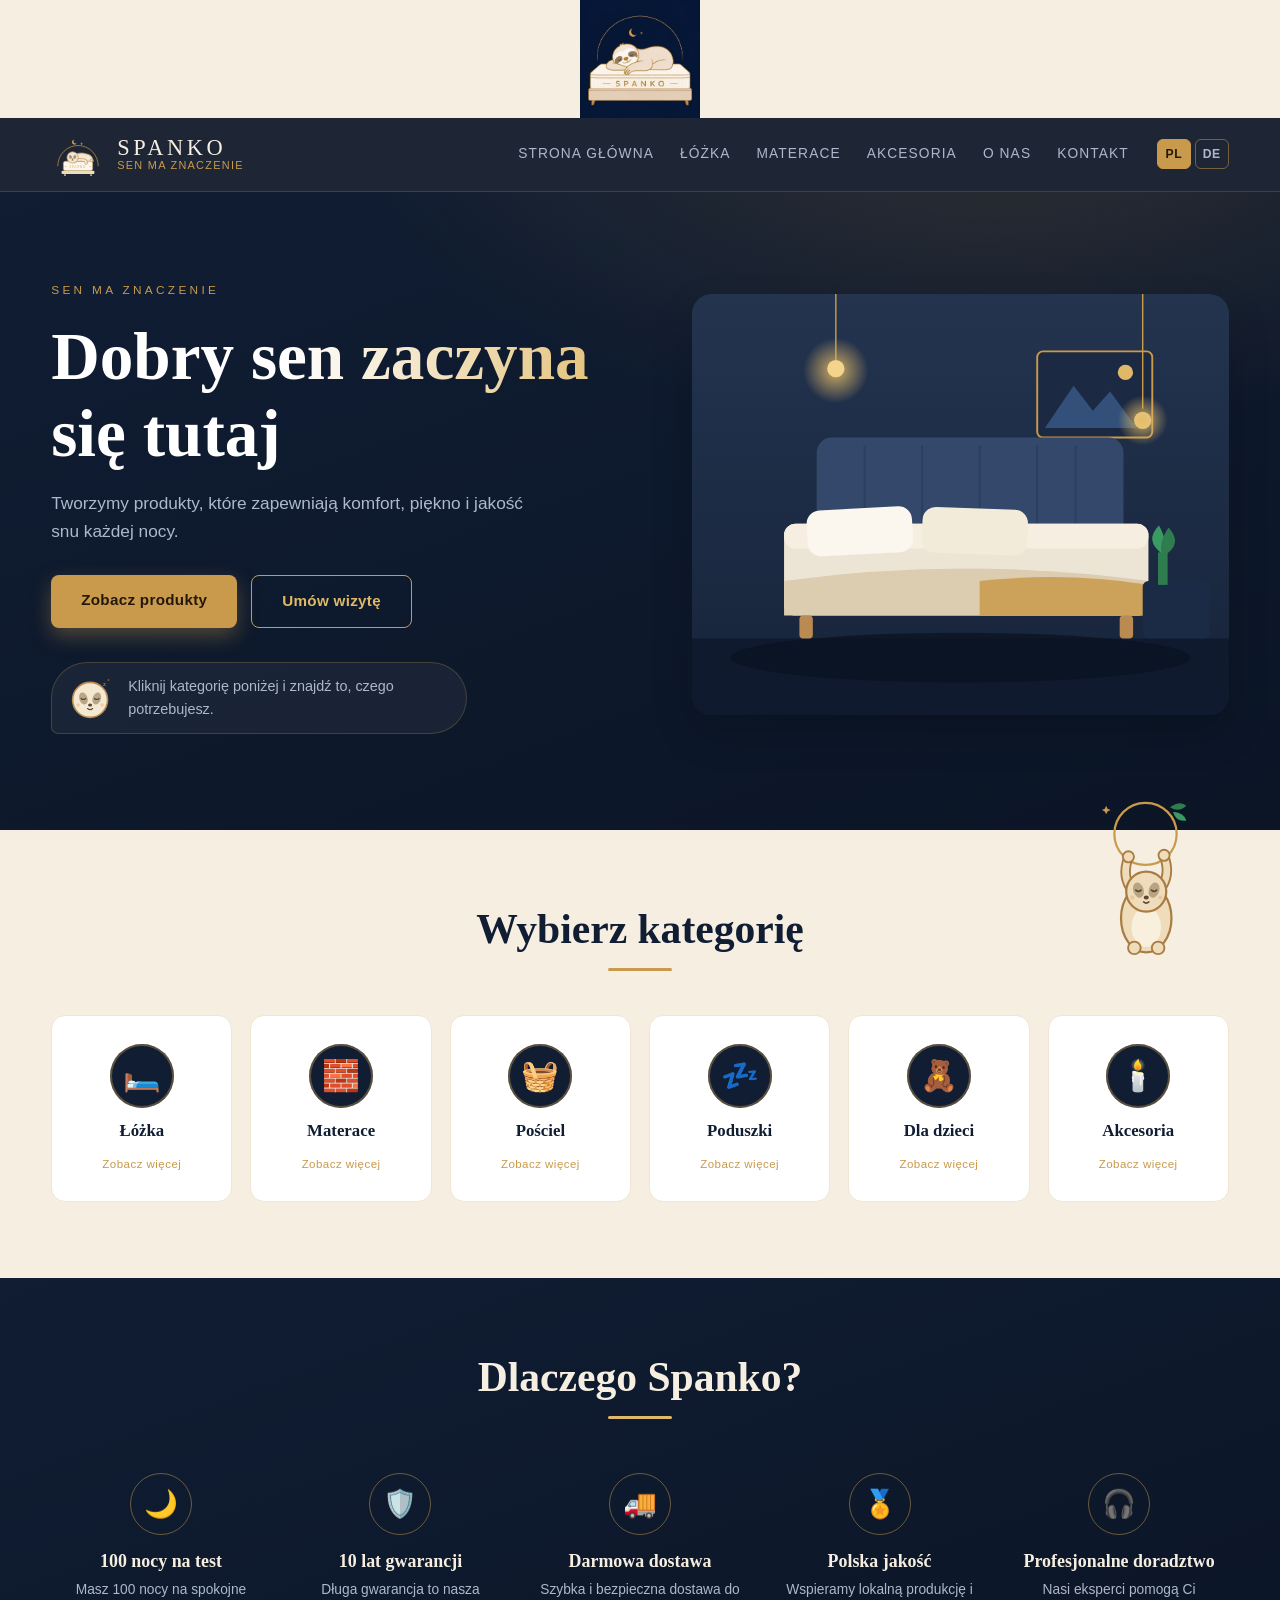
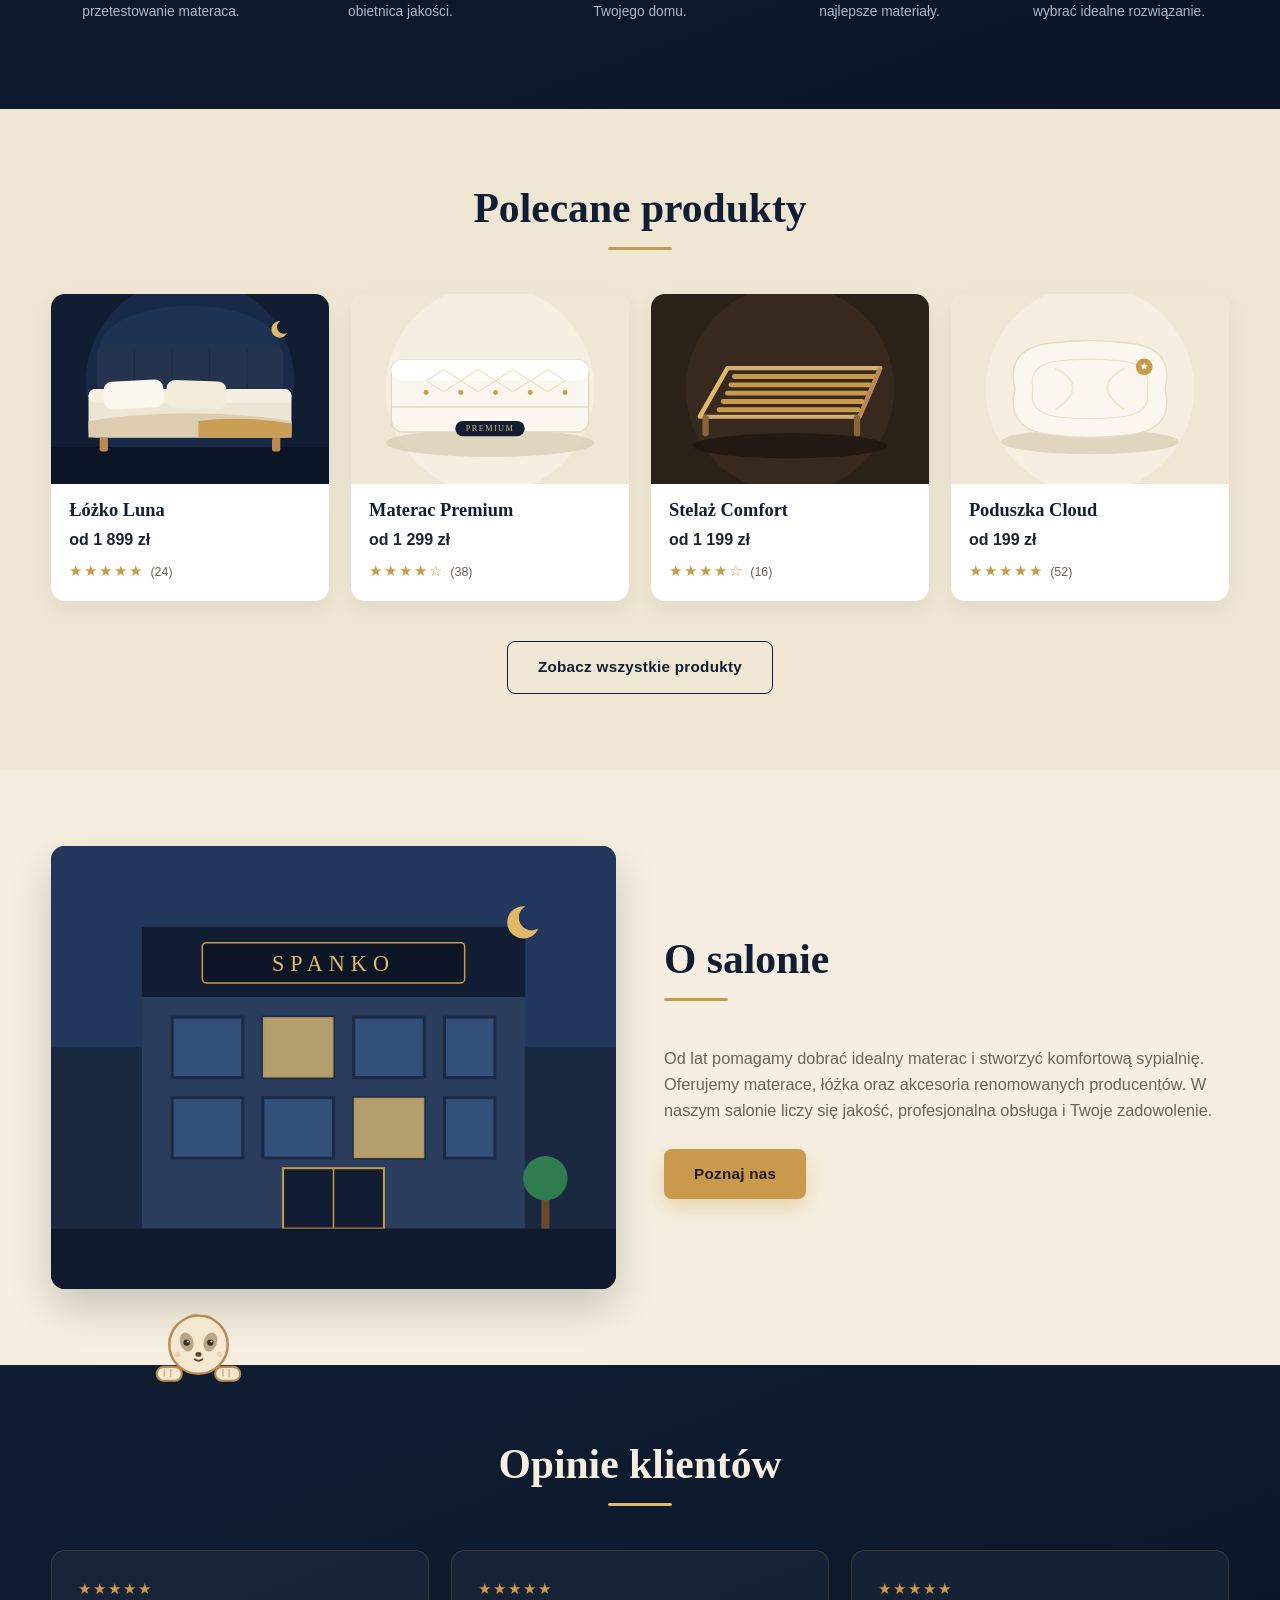
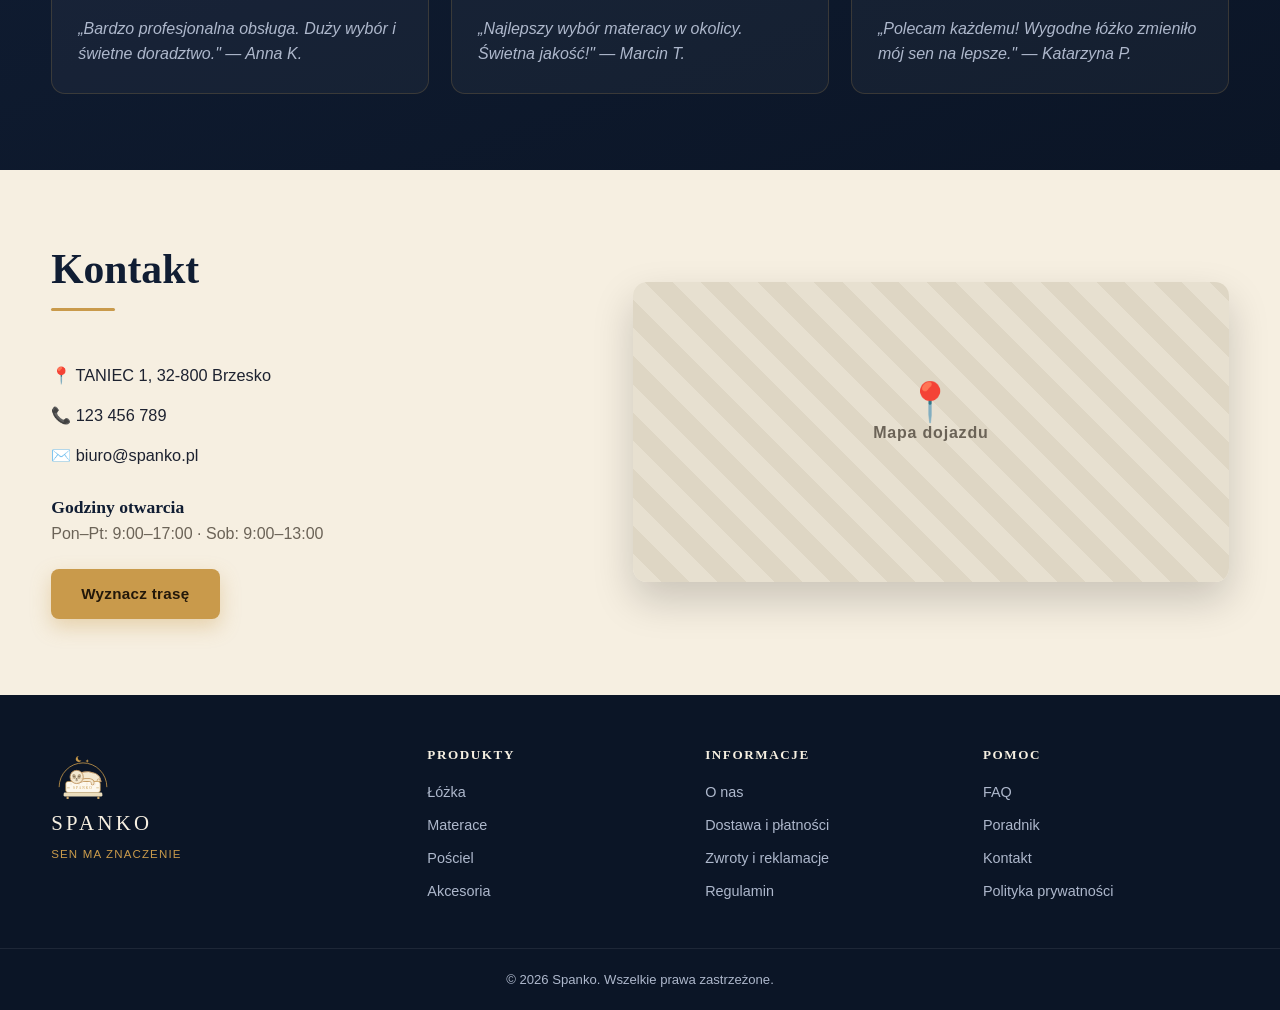
<file: site/index.html>
<!doctype html>
<html lang="pl">
<head>
  <meta charset="utf-8">
  <meta name="viewport" content="width=device-width, initial-scale=1">
  <title>Spanko — Sen ma znaczenie</title>
  <link rel="stylesheet" href="styles.css">
  <link rel="icon" href="assets/logo.svg">
</head>
<body>

  <!-- ============ HEADER ============ -->
  <div class="top-logo"><img src="assets/uploads/1783690159629-att.B6vNlMGpfzaK9pRUnaKUEGFkntbehYzUmT0E.jpg" alt="Logo" style="display:block;margin:auto;width:120px;"></div>
<header class="site-header">
    <div class="container header-inner">
      <a class="brand" href="#top">
        <span class="brand-mark" data-logo></span>
        <span class="brand-text">
          <span class="brand-name">SPANKO</span>
          <span class="brand-slogan" data-i18n="hero_tag">Sen ma znaczenie</span>
        </span>
      </a>
      <nav class="main-nav">
        <a href="#top" data-i18n="nav_home">Strona główna</a>
        <a href="#kategorie" data-i18n="nav_beds">Łóżka</a>
        <a href="#kategorie" data-i18n="nav_mattresses">Materace</a>
        <a href="#kategorie" data-i18n="nav_accessories">Akcesoria</a>
        <a href="#o-nas" data-i18n="nav_about">O nas</a>
        <a href="#kontakt" data-i18n="nav_contact">Kontakt</a>
      </nav>
      <div class="lang-switch">
        <button data-lang-btn="pl">PL</button>
        <button data-lang-btn="de">DE</button>
      </div>
    </div>
  </header>

  <main id="top">

    <!-- ============ HERO ============ -->
    <section class="hero">
      <div class="container hero-inner">
        <div class="hero-copy">
          <span class="eyebrow" data-i18n="hero_tag">Sen ma znaczenie</span>
          <h1 data-i18n="hero_title">Dobry sen zaczyna się tutaj</h1>
          <p data-i18n="hero_sub">Tworzymy produkty, które zapewniają komfort, piękno i jakość snu każdej nocy.</p>
          <div class="hero-actions">
            <a class="btn btn-gold" href="#kategorie" data-i18n="cta_products">Zobacz produkty</a>
            <a class="btn btn-outline" href="#kontakt" data-i18n="cta_visit">Umów wizytę</a>
          </div>
          <div class="hero-bubble">
            <img class="bubble-mark" src="assets/sloth-face.svg" alt="">

            <p data-i18n="hero_bubble">Kliknij kategorię poniżej i znajdź to, czego potrzebujesz.</p>
          </div>
        </div>
        <div class="hero-visual">
          <img class="hero-img" src="assets/hero-bedroom.svg" alt="Sypialnia Spanko">
        </div>
      </div>
    </section>

    <!-- ============ CATEGORIES ============ -->
    <section class="section categories" id="kategorie">
      <img class="sloth-hang" src="assets/sloth-hang.svg" alt="" aria-hidden="true">
      <div class="container">
        <h2 class="section-title" data-i18n="cat_heading">Wybierz kategorię</h2>
        <div class="cat-grid">
          <a class="cat-card" href="#">
            <span class="cat-icon">🛏️</span>
            <span class="cat-name" data-i18n="cat_beds">Łóżka</span>
            <span class="cat-more" data-i18n="cat_more">Zobacz więcej</span>
          </a>
          <a class="cat-card" href="#">
            <span class="cat-icon">🧱</span>
            <span class="cat-name" data-i18n="cat_mattresses">Materace</span>
            <span class="cat-more" data-i18n="cat_more">Zobacz więcej</span>
          </a>
          <a class="cat-card" href="#">
            <span class="cat-icon">🧺</span>
            <span class="cat-name" data-i18n="cat_bedding">Pościel</span>
            <span class="cat-more" data-i18n="cat_more">Zobacz więcej</span>
          </a>
          <a class="cat-card" href="#">
            <span class="cat-icon">💤</span>
            <span class="cat-name" data-i18n="cat_pillows">Poduszki</span>
            <span class="cat-more" data-i18n="cat_more">Zobacz więcej</span>
          </a>
          <a class="cat-card" href="#">
            <span class="cat-icon">🧸</span>
            <span class="cat-name" data-i18n="cat_kids">Dla dzieci</span>
            <span class="cat-more" data-i18n="cat_more">Zobacz więcej</span>
          </a>
          <a class="cat-card" href="#">
            <span class="cat-icon">🕯️</span>
            <span class="cat-name" data-i18n="cat_accessories">Akcesoria</span>
            <span class="cat-more" data-i18n="cat_more">Zobacz więcej</span>
          </a>
        </div>
      </div>
    </section>

    <!-- ============ BENEFITS ============ -->
    <section class="section benefits">
      <div class="container">
        <h2 class="section-title light" data-i18n="ben_heading">Dlaczego Spanko?</h2>
        <div class="ben-grid">
          <div class="ben-item">
            <span class="ben-icon">🌙</span>
            <h3 data-i18n="ben_test_t">100 nocy na test</h3>
            <p data-i18n="ben_test_d">Masz 100 nocy na spokojne przetestowanie materaca.</p>
          </div>
          <div class="ben-item">
            <span class="ben-icon">🛡️</span>
            <h3 data-i18n="ben_warranty_t">10 lat gwarancji</h3>
            <p data-i18n="ben_warranty_d">Długa gwarancja to nasza obietnica jakości.</p>
          </div>
          <div class="ben-item">
            <span class="ben-icon">🚚</span>
            <h3 data-i18n="ben_delivery_t">Darmowa dostawa</h3>
            <p data-i18n="ben_delivery_d">Szybka i bezpieczna dostawa do Twojego domu.</p>
          </div>
          <div class="ben-item">
            <span class="ben-icon">🏅</span>
            <h3 data-i18n="ben_quality_t">Polska jakość</h3>
            <p data-i18n="ben_quality_d">Wspieramy lokalną produkcję i najlepsze materiały.</p>
          </div>
          <div class="ben-item">
            <span class="ben-icon">🎧</span>
            <h3 data-i18n="ben_advice_t">Profesjonalne doradztwo</h3>
            <p data-i18n="ben_advice_d">Nasi eksperci pomogą Ci wybrać idealne rozwiązanie.</p>
          </div>
        </div>
      </div>
    </section>

    <!-- ============ PRODUCTS ============ -->
    <section class="section products">
      <div class="container">
        <h2 class="section-title" data-i18n="prod_heading">Polecane produkty</h2>
        <div class="prod-grid">
          <article class="prod-card">
            <img class="prod-img" src="assets/bed-luna.svg" alt="Łóżko Luna" loading="lazy">
            <h3 data-i18n="prod_bed">Łóżko Luna</h3>
            <p class="prod-price"><span data-i18n="prod_from">od</span> 1 899 zł</p>
            <p class="stars">★★★★★ <span class="stars-count">(24)</span></p>
          </article>
          <article class="prod-card">
            <img class="prod-img" src="assets/mattress.svg" alt="Materac Premium" loading="lazy">
            <h3 data-i18n="prod_mattress">Materac Premium</h3>
            <p class="prod-price"><span data-i18n="prod_from">od</span> 1 299 zł</p>
            <p class="stars">★★★★☆ <span class="stars-count">(38)</span></p>
          </article>
          <article class="prod-card">
            <img class="prod-img" src="assets/frame.svg" alt="Stelaż Comfort" loading="lazy">
            <h3 data-i18n="prod_frame">Stelaż Comfort</h3>
            <p class="prod-price"><span data-i18n="prod_from">od</span> 1 199 zł</p>
            <p class="stars">★★★★☆ <span class="stars-count">(16)</span></p>
          </article>
          <article class="prod-card">
            <img class="prod-img" src="assets/pillow.svg" alt="Poduszka Cloud" loading="lazy">
            <h3 data-i18n="prod_pillow">Poduszka Cloud</h3>
            <p class="prod-price"><span data-i18n="prod_from">od</span> 199 zł</p>
            <p class="stars">★★★★★ <span class="stars-count">(52)</span></p>
          </article>
        </div>
        <div class="center">
          <a class="btn btn-outline-dark" href="#" data-i18n="prod_all">Zobacz wszystkie produkty</a>
        </div>
      </div>
    </section>

    <!-- ============ ABOUT ============ -->
    <section class="section about" id="o-nas">
      <div class="container about-inner">
        <img class="about-img" src="assets/salon.svg" alt="Salon Spanko">

        <div class="about-copy">
          <h2 class="section-title" data-i18n="about_heading">O salonie</h2>
          <p data-i18n="about_text">Od lat pomagamy dobrać idealny materac i stworzyć komfortową sypialnię. Oferujemy materace, łóżka oraz akcesoria renomowanych producentów. W naszym salonie liczy się jakość, profesjonalna obsługa i Twoje zadowolenie.</p>
          <a class="btn btn-gold" href="#kontakt" data-i18n="about_cta">Poznaj nas</a>
        </div>
      </div>
    </section>

    <!-- ============ TESTIMONIALS ============ -->
    <section class="section testimonials">
      <img class="sloth-peek" src="assets/sloth-peek.svg" alt="" aria-hidden="true">
      <div class="container">
        <h2 class="section-title light" data-i18n="rev_heading">Opinie klientów</h2>
        <div class="rev-grid">
          <blockquote class="rev-card">
            <p class="stars">★★★★★</p>
            <p data-i18n="rev_1">„Bardzo profesjonalna obsługa. Duży wybór i świetne doradztwo." — Anna K.</p>
          </blockquote>
          <blockquote class="rev-card">
            <p class="stars">★★★★★</p>
            <p data-i18n="rev_2">„Najlepszy wybór materacy w okolicy. Świetna jakość!" — Marcin T.</p>
          </blockquote>
          <blockquote class="rev-card">
            <p class="stars">★★★★★</p>
            <p data-i18n="rev_3">„Polecam każdemu! Wygodne łóżko zmieniło mój sen na lepsze." — Katarzyna P.</p>
          </blockquote>
        </div>
      </div>
    </section>

    <!-- ============ CONTACT ============ -->
    <section class="section contact" id="kontakt">
      <div class="container contact-inner">
        <div class="contact-copy">
          <h2 class="section-title" data-i18n="con_heading">Kontakt</h2>
          <ul class="contact-list">
            <li>📍 <span data-i18n="con_address">TANIEC 1, 32-800 Brzesko</span></li>
            <li>📞 123 456 789</li>
            <li>✉️ biuro@spanko.pl</li>
          </ul>
          <h3 class="contact-hours-t" data-i18n="con_hours_t">Godziny otwarcia</h3>
          <p data-i18n="con_hours">Pon–Pt: 9:00–17:00 · Sob: 9:00–13:00</p>
          <a class="btn btn-gold" href="#" data-i18n="con_route">Wyznacz trasę</a>
        </div>
        <div class="contact-map" aria-hidden="true">
          <span data-i18n="con_map">Mapa dojazdu</span>
        </div>
      </div>
    </section>

  </main>

  <!-- ============ FOOTER ============ -->
  <footer class="site-footer">
    <div class="container footer-inner">
      <div class="footer-brand">
        <span class="brand-mark" data-logo></span>
        <span class="brand-name">SPANKO</span>
        <span class="brand-slogan" data-i18n="hero_tag">Sen ma znaczenie</span>
      </div>
      <div class="footer-col">
        <h4 data-i18n="foot_products">Produkty</h4>
        <a href="#" data-i18n="cat_beds">Łóżka</a>
        <a href="#" data-i18n="cat_mattresses">Materace</a>
        <a href="#" data-i18n="cat_bedding">Pościel</a>
        <a href="#" data-i18n="cat_accessories">Akcesoria</a>
      </div>
      <div class="footer-col">
        <h4 data-i18n="foot_info">Informacje</h4>
        <a href="#o-nas" data-i18n="foot_about">O nas</a>
        <a href="#" data-i18n="foot_delivery">Dostawa i płatności</a>
        <a href="#" data-i18n="foot_returns">Zwroty i reklamacje</a>
        <a href="#" data-i18n="foot_terms">Regulamin</a>
      </div>
      <div class="footer-col">
        <h4 data-i18n="foot_help">Pomoc</h4>
        <a href="#" data-i18n="foot_faq">FAQ</a>
        <a href="#" data-i18n="foot_guide">Poradnik</a>
        <a href="#kontakt" data-i18n="nav_contact">Kontakt</a>
        <a href="#" data-i18n="foot_privacy">Polityka prywatności</a>
      </div>
    </div>
    <div class="footer-bottom">
      <span data-i18n="foot_rights">© 2026 Spanko. Wszelkie prawa zastrzeżone.</span>
    </div>
  </footer>

  <script src="i18n.js"></script>
  <script src="chat-config.js"></script>
  <script src="chat-widget.js"></script>
  <script src="sloth-buddy.js"></script>
  <script>
    // inline the logo SVG into every [data-logo] slot
    fetch('assets/logo.svg').then(r => r.text()).then(svg => {
      document.querySelectorAll('[data-logo]').forEach(el => { el.innerHTML = svg; });
    });
  </script>
</body>
</html>
</file>
<file: site/styles.css>
/* ============ TOKENS ============ */
:root {
  --navy: #101d33;
  --navy-deep: #0b1526;
  --navy-soft: #182a48;
  --gold: #c99a4b;
  --gold-light: #e0b968;
  --cream: #f6efe1;
  --cream-2: #efe6d3;
  --ink: #1d2230;
  --text-dark: #e9ecf3;
  --text-muted-dark: #aeb8cc;
  --text-muted-light: #6b6357;
  --radius: 14px;
  --shadow: 0 18px 40px rgba(0, 0, 0, .18);
  --serif: "Cormorant Garamond", Georgia, "Times New Roman", serif;
  --sans: -apple-system, BlinkMacSystemFont, "Segoe UI", Roboto, Helvetica, Arial, sans-serif;
}

* { box-sizing: border-box; margin: 0; padding: 0; }

html { scroll-behavior: smooth; }

body {
  font-family: var(--sans);
  color: var(--ink);
  background: var(--cream);
  line-height: 1.6;
  -webkit-font-smoothing: antialiased;
}

.container { width: min(1200px, 92%); margin: 0 auto; }
.center { text-align: center; }

h1, h2, h3, h4 { font-family: var(--serif); font-weight: 600; line-height: 1.15; }

.section { padding: 76px 0; }

.section-title {
  font-size: clamp(1.8rem, 3.6vw, 2.6rem);
  text-align: center;
  margin-bottom: 44px;
  color: var(--navy);
  position: relative;
}
.section-title::after {
  content: ""; display: block; width: 64px; height: 3px;
  background: var(--gold); margin: 14px auto 0; border-radius: 3px;
}
.section-title.light { color: var(--cream); }
.section-title.light::after { background: var(--gold-light); }

/* ============ BUTTONS ============ */
.btn {
  display: inline-block; padding: 13px 30px; border-radius: 8px;
  font-weight: 600; text-decoration: none; letter-spacing: .02em;
  font-size: .95rem; cursor: pointer; transition: transform .15s ease, box-shadow .15s ease, background .15s ease;
}
.btn:hover { transform: translateY(-2px); }
.btn-gold { background: var(--gold); color: #23180a; box-shadow: 0 8px 20px rgba(201, 154, 75, .35); }
.btn-gold:hover { background: var(--gold-light); }
.btn-outline { border: 1.5px solid var(--gold); color: var(--gold-light); background: transparent; }
.btn-outline:hover { background: rgba(201, 154, 75, .12); }
.btn-outline-dark { border: 1.5px solid var(--navy); color: var(--navy); background: transparent; }
.btn-outline-dark:hover { background: var(--navy); color: var(--cream); }

/* ============ HEADER ============ */
.site-header {
  position: sticky; top: 0; z-index: 50;
  background: rgba(11, 21, 38, .92);
  backdrop-filter: blur(8px);
  border-bottom: 1px solid rgba(201, 154, 75, .22);
}
.header-inner { display: flex; align-items: center; gap: 28px; padding: 14px 0; }
.brand { display: flex; align-items: center; gap: 12px; text-decoration: none; }
.brand-mark { width: 54px; height: 45px; color: var(--gold); display: inline-flex; }
.brand-mark svg { width: 100%; height: 100%; }
.brand-text { display: flex; flex-direction: column; line-height: 1.1; }
.brand-name { font-family: var(--serif); font-size: 1.4rem; letter-spacing: .16em; color: var(--cream); }
.brand-slogan { font-size: .68rem; letter-spacing: .12em; color: var(--gold); text-transform: uppercase; }
.main-nav { margin-left: auto; display: flex; gap: 26px; flex-wrap: wrap; }
.main-nav a {
  color: var(--text-muted-dark); text-decoration: none; font-size: .86rem;
  letter-spacing: .08em; text-transform: uppercase; transition: color .15s;
}
.main-nav a:hover { color: var(--gold-light); }
.lang-switch { display: flex; gap: 4px; }
.lang-switch button {
  border: 1px solid rgba(201, 154, 75, .5); background: transparent; color: var(--text-muted-dark);
  width: 34px; height: 30px; border-radius: 6px; font-size: .76rem; font-weight: 700; cursor: pointer;
  letter-spacing: .05em; transition: all .15s;
}
.lang-switch button.active { background: var(--gold); color: #23180a; border-color: var(--gold); }

/* ============ HERO ============ */
.hero {
  background:
    radial-gradient(1100px 500px at 78% -10%, rgba(201,154,75,.16), transparent 60%),
    linear-gradient(160deg, var(--navy) 0%, var(--navy-deep) 100%);
  color: var(--text-dark);
  padding: 84px 0 96px;
  overflow: hidden;
}
.hero-inner { display: grid; grid-template-columns: 1.05fr .95fr; gap: 48px; align-items: center; }
.eyebrow {
  display: inline-block; text-transform: uppercase; letter-spacing: .28em;
  font-size: .74rem; color: var(--gold); margin-bottom: 18px;
}
.hero-copy h1 { font-size: clamp(2.6rem, 5.4vw, 4.2rem); margin-bottom: 18px; }
.hero-copy h1 { background: linear-gradient(90deg, #fff 40%, var(--gold-light)); -webkit-background-clip: text; background-clip: text; color: transparent; }
.hero-copy > p { color: var(--text-muted-dark); font-size: 1.08rem; max-width: 30rem; margin-bottom: 30px; }
.hero-actions { display: flex; gap: 14px; flex-wrap: wrap; margin-bottom: 34px; }
.hero-bubble {
  display: flex; align-items: center; gap: 14px; max-width: 26rem;
  background: rgba(255, 255, 255, .05); border: 1px solid rgba(201,154,75,.25);
  padding: 12px 16px; border-radius: 40px 40px 40px 8px;
}
.hero-bubble .bubble-mark { width: 46px; height: 46px; flex: 0 0 auto; }
.hero-bubble p { font-size: .9rem; color: var(--text-muted-dark); }
.hero-visual { position: relative; }
.hero-img {
  display: block; width: 100%; height: auto; border-radius: 20px;
  box-shadow: var(--shadow);
}

/* ============ CATEGORIES ============ */
.categories { background: var(--cream); position: relative; }
.sloth-hang {
  position: absolute; top: -42px; right: 5%; width: clamp(90px, 11vw, 150px);
  z-index: 2; pointer-events: none;
}
.cat-grid { display: grid; grid-template-columns: repeat(6, 1fr); gap: 18px; }
.cat-card {
  display: flex; flex-direction: column; align-items: center; text-align: center; gap: 10px;
  padding: 28px 14px; background: #fff; border: 1px solid var(--cream-2);
  border-radius: var(--radius); text-decoration: none; color: var(--navy);
  transition: transform .18s ease, box-shadow .18s ease, border-color .18s;
}
.cat-card:hover { transform: translateY(-6px); box-shadow: var(--shadow); border-color: var(--gold); }
.cat-icon {
  font-size: 1.9rem; width: 64px; height: 64px; display: grid; place-items: center;
  background: var(--navy); border-radius: 50%; box-shadow: inset 0 0 0 2px rgba(201,154,75,.4);
}
.cat-name { font-family: var(--serif); font-size: 1.05rem; font-weight: 600; }
.cat-more { font-size: .72rem; color: var(--gold); letter-spacing: .04em; }

/* ============ BENEFITS ============ */
.benefits { background: linear-gradient(160deg, var(--navy) 0%, var(--navy-deep) 100%); }
.ben-grid { display: grid; grid-template-columns: repeat(5, 1fr); gap: 20px; }
.ben-item { text-align: center; padding: 10px; color: var(--text-muted-dark); }
.ben-icon {
  font-size: 1.7rem; width: 62px; height: 62px; margin: 0 auto 16px; display: grid; place-items: center;
  border: 1.5px solid rgba(201,154,75,.5); border-radius: 50%; color: var(--gold);
}
.ben-item h3 { color: var(--cream); font-size: 1.12rem; margin-bottom: 8px; }
.ben-item p { font-size: .86rem; }

/* ============ PRODUCTS ============ */
.products { background: var(--cream-2); }
.prod-grid { display: grid; grid-template-columns: repeat(4, 1fr); gap: 22px; margin-bottom: 40px; }
.prod-card {
  background: #fff; border-radius: var(--radius); overflow: hidden; padding-bottom: 18px;
  box-shadow: 0 8px 22px rgba(0,0,0,.06); transition: transform .18s ease, box-shadow .18s ease;
}
.prod-card:hover { transform: translateY(-6px); box-shadow: var(--shadow); }
.prod-img { display: block; width: 100%; height: 190px; object-fit: cover; background: #f0e9d9; }
.prod-card h3 { font-size: 1.15rem; margin: 16px 18px 6px; color: var(--navy); }
.prod-price { margin: 0 18px 6px; color: var(--ink); font-weight: 600; }
.stars { color: var(--gold); letter-spacing: 2px; margin: 0 18px; font-size: .95rem; }
.stars-count { color: var(--text-muted-light); font-size: .78rem; letter-spacing: 0; }

/* ============ ABOUT ============ */
.about { background: var(--cream); }
.about-inner { display: grid; grid-template-columns: 1fr 1fr; gap: 48px; align-items: center; }
.about-img {
  display: block; width: 100%; height: auto; border-radius: var(--radius); box-shadow: var(--shadow);
}
.about-copy .section-title { text-align: left; }
.about-copy .section-title::after { margin-left: 0; }
.about-copy p { color: var(--text-muted-light); margin-bottom: 26px; font-size: 1.02rem; }

/* ============ TESTIMONIALS ============ */
.testimonials { background: linear-gradient(160deg, var(--navy) 0%, var(--navy-deep) 100%); position: relative; }
.sloth-peek {
  position: absolute; top: -66px; left: 9%; width: clamp(110px, 13vw, 170px);
  pointer-events: none;
}
.rev-grid { display: grid; grid-template-columns: repeat(3, 1fr); gap: 22px; }
.rev-card {
  background: rgba(255,255,255,.04); border: 1px solid rgba(201,154,75,.2);
  border-radius: var(--radius); padding: 26px; color: var(--text-muted-dark);
}
.rev-card .stars { margin: 0 0 14px; }
.rev-card p:last-child { font-style: italic; }

/* ============ CONTACT ============ */
.contact { background: var(--cream); }
.contact-inner { display: grid; grid-template-columns: 1fr 1.1fr; gap: 40px; align-items: center; }
.contact-copy .section-title { text-align: left; }
.contact-copy .section-title::after { margin-left: 0; }
.contact-list { list-style: none; margin: 0 0 22px; }
.contact-list li { padding: 7px 0; font-size: 1.02rem; color: var(--ink); }
.contact-hours-t { font-size: 1.1rem; color: var(--navy); margin-bottom: 4px; }
.contact-copy p { color: var(--text-muted-light); margin-bottom: 22px; }
.contact-map {
  height: 300px; border-radius: var(--radius); box-shadow: var(--shadow);
  background:
    repeating-linear-gradient(45deg, #e7e0d0 0 20px, #ded6c4 20px 40px);
  display: grid; place-items: center; color: var(--text-muted-light); font-weight: 600;
  letter-spacing: .05em; position: relative;
}
.contact-map::before {
  content: "📍"; position: absolute; font-size: 2.4rem; top: 40%; left: 50%; transform: translate(-50%, -50%);
}

/* ============ FOOTER ============ */
.site-footer { background: var(--navy-deep); color: var(--text-muted-dark); padding-top: 52px; }
.footer-inner { display: grid; grid-template-columns: 1.4fr 1fr 1fr 1fr; gap: 32px; padding-bottom: 40px; }
.footer-brand { display: flex; flex-direction: column; gap: 6px; }
.footer-brand .brand-mark { width: 64px; height: 53px; color: var(--gold); }
.footer-brand .brand-name { font-family: var(--serif); font-size: 1.3rem; letter-spacing: .16em; color: var(--cream); }
.footer-brand .brand-slogan { font-size: .72rem; letter-spacing: .1em; color: var(--gold); text-transform: uppercase; }
.footer-col h4 { color: var(--cream); font-size: .82rem; letter-spacing: .12em; text-transform: uppercase; margin-bottom: 14px; }
.footer-col a { display: block; color: var(--text-muted-dark); text-decoration: none; font-size: .9rem; padding: 5px 0; transition: color .15s; }
.footer-col a:hover { color: var(--gold-light); }
.footer-bottom {
  border-top: 1px solid rgba(255,255,255,.08); padding: 20px 0; text-align: center;
  font-size: .82rem; color: var(--text-muted-dark);
}

/* ============ RESPONSIVE ============ */
@media (max-width: 960px) {
  .hero-inner { grid-template-columns: 1fr; }
  .hero-visual { min-height: 240px; order: -1; }
  .cat-grid { grid-template-columns: repeat(3, 1fr); }
  .ben-grid { grid-template-columns: repeat(2, 1fr); }
  .prod-grid { grid-template-columns: repeat(2, 1fr); }
  .about-inner, .contact-inner { grid-template-columns: 1fr; }
  .rev-grid { grid-template-columns: 1fr; }
  .footer-inner { grid-template-columns: 1fr 1fr; }
  .main-nav { display: none; }
}
@media (max-width: 560px) {
  .cat-grid { grid-template-columns: repeat(2, 1fr); }
  .ben-grid { grid-template-columns: 1fr; }
  .prod-grid { grid-template-columns: 1fr; }
  .header-inner { gap: 14px; }
  .sloth-hang { width: 76px; top: -24px; right: 4%; }
  .sloth-peek { display: none; }
}

/* ============ CHAT WIDGET ============ */
.spanko-chat #chatFab {
  position: fixed; right: 22px; bottom: 22px; z-index: 100;
  width: 58px; height: 58px; border-radius: 50%; border: none; cursor: pointer;
  background: var(--gold); color: #23180a; font-size: 1.5rem;
  box-shadow: 0 10px 26px rgba(201,154,75,.45); transition: transform .15s;
}
.spanko-chat #chatFab:hover { transform: scale(1.07); }
.spanko-chat #chatPanel {
  position: fixed; right: 22px; bottom: 92px; z-index: 100;
  width: min(340px, calc(100vw - 44px)); height: 460px; display: flex; flex-direction: column;
  background: var(--navy); border: 1px solid rgba(201,154,75,.3); border-radius: 16px;
  box-shadow: 0 24px 60px rgba(0,0,0,.4); overflow: hidden;
}
.spanko-chat #chatPanel[hidden] { display: none; }
.spanko-chat #chatHead {
  display: flex; align-items: center; justify-content: space-between;
  padding: 14px 16px; background: var(--navy-deep); color: var(--cream);
  font-family: var(--serif); font-size: 1.02rem; border-bottom: 1px solid rgba(201,154,75,.2);
}
.spanko-chat #chatClose { background: none; border: none; color: var(--text-muted-dark); font-size: 1.4rem; cursor: pointer; line-height: 1; }
.spanko-chat #chatLog { flex: 1; overflow-y: auto; padding: 16px; display: flex; flex-direction: column; gap: 10px; }
.spanko-chat .msg {
  max-width: 82%; padding: 9px 13px; border-radius: 14px; font-size: .9rem; line-height: 1.4; word-wrap: break-word;
}
.spanko-chat .msg.colleague { align-self: flex-end; background: var(--gold); color: #23180a; border-bottom-right-radius: 4px; }
.spanko-chat .msg.assistant { align-self: flex-start; background: var(--navy-soft); color: var(--text-dark); border-bottom-left-radius: 4px; }
.spanko-chat .msg-img { display: block; max-width: 100%; border-radius: 8px; margin-bottom: 4px; }
.spanko-chat .msg.typing { opacity: .7; animation: chatTyping 1.2s ease-in-out infinite; }
.spanko-chat .chat-reload {
  display: inline-block; margin-top: 6px; padding: 5px 12px; border: none; border-radius: 7px;
  background: var(--gold); color: #23180a; font-weight: 600; font-size: .82rem; cursor: pointer;
}
.spanko-chat .chat-reload:hover { background: var(--gold-light); }
@keyframes chatTyping { 0%, 100% { opacity: .45; } 50% { opacity: .9; } }
.spanko-chat #chatDrop {
  position: absolute; left: 12px; right: 12px; bottom: 70px; z-index: 2;
  padding: 16px; text-align: center; font-size: .82rem; color: var(--gold-light);
  background: rgba(11,21,38,.92); border: 2px dashed var(--gold); border-radius: 12px;
}
.spanko-chat #chatForm { display: flex; align-items: center; gap: 8px; padding: 12px; background: var(--navy-deep); border-top: 1px solid rgba(201,154,75,.2); }
.spanko-chat #chatAttach {
  display: grid; place-items: center; width: 38px; height: 38px; flex: 0 0 auto;
  border-radius: 8px; cursor: pointer; font-size: 1.1rem;
  border: 1px solid rgba(201,154,75,.3); background: rgba(255,255,255,.06);
}
.spanko-chat #chatAttach:hover { background: rgba(201,154,75,.18); }
.spanko-chat #chatInput {
  flex: 1; padding: 10px 12px; border-radius: 8px; border: 1px solid rgba(201,154,75,.3);
  background: rgba(255,255,255,.06); color: var(--cream); font-size: .9rem; outline: none;
}
.spanko-chat #chatInput::placeholder { color: var(--text-muted-dark); }
.spanko-chat #chatForm button {
  width: 42px; border: none; border-radius: 8px; background: var(--gold); color: #23180a;
  font-size: 1rem; cursor: pointer; transition: background .15s;
}
.spanko-chat #chatForm button:hover { background: var(--gold-light); }

/* ============ SLOTH BUDDY (Animation) ============ */
#slothWalker {
  position: fixed; left: 0; bottom: 4px; width: 132px; z-index: 90;
  pointer-events: none; will-change: transform;
  transform: translateX(-180px);
}
#slothWalker svg { display: block; width: 100%; pointer-events: auto; cursor: pointer; }
#slothWalker .pose { transition: opacity .5s ease; }
#slothWalker #poseSleep { opacity: 0; }
#slothWalker svg.sleeping #poseSleep { opacity: 1; }
#slothWalker svg.sleeping #poseWalk { opacity: 0; }
#slothWalker .leg { transform-box: fill-box; transform-origin: 50% 10%; }
#slothWalker svg.walking .legA { animation: slothLegA .55s ease-in-out infinite; }
#slothWalker svg.walking .legB { animation: slothLegB .55s ease-in-out infinite; }
#slothWalker svg.walking { animation: slothBob .55s ease-in-out infinite; }
#slothWalker svg.hop { animation: slothHop .4s ease-out; }
@keyframes slothLegA { 0%, 100% { transform: rotate(18deg); } 50% { transform: rotate(-18deg); } }
@keyframes slothLegB { 0%, 100% { transform: rotate(-18deg); } 50% { transform: rotate(18deg); } }
@keyframes slothBob { 0%, 100% { transform: translateY(0); } 50% { transform: translateY(-2.5px); } }
@keyframes slothHop { 0%, 100% { transform: translateY(0); } 40% { transform: translateY(-16px); } }
#slothWalker .zz { opacity: 0; }
#slothWalker svg.sleeping .zz { animation: slothZ 2.4s ease-out infinite; }
#slothWalker svg.sleeping .z2 { animation-delay: .8s; }
#slothWalker svg.sleeping .z3 { animation-delay: 1.6s; }
@keyframes slothZ {
  0% { opacity: 0; transform: translateY(5px); }
  30% { opacity: 1; }
  100% { opacity: 0; transform: translateY(-10px); }
}
.sloth-side {
  position: fixed; top: 36vh; width: 118px; height: 118px; z-index: 90;
  pointer-events: none; transition: transform 1s cubic-bezier(.22,.9,.3,1.05);
}
.sloth-side img { width: 100%; display: block; }
#peekL { left: 0; transform: translateX(-130px); }
#peekL img { transform: rotate(90deg); }
#peekL.show { transform: translateX(-30px); }
#peekR { right: 0; transform: translateX(130px); }
#peekR img { transform: rotate(-90deg); }
#peekR.show { transform: translateX(30px); }
@media (max-width: 560px) {
  #slothWalker { width: 98px; }
  .sloth-side { width: 90px; height: 90px; }
  #peekL { transform: translateX(-100px); }
  #peekL.show { transform: translateX(-24px); }
  #peekR { transform: translateX(100px); }
  #peekR.show { transform: translateX(24px); }
}
</file>
